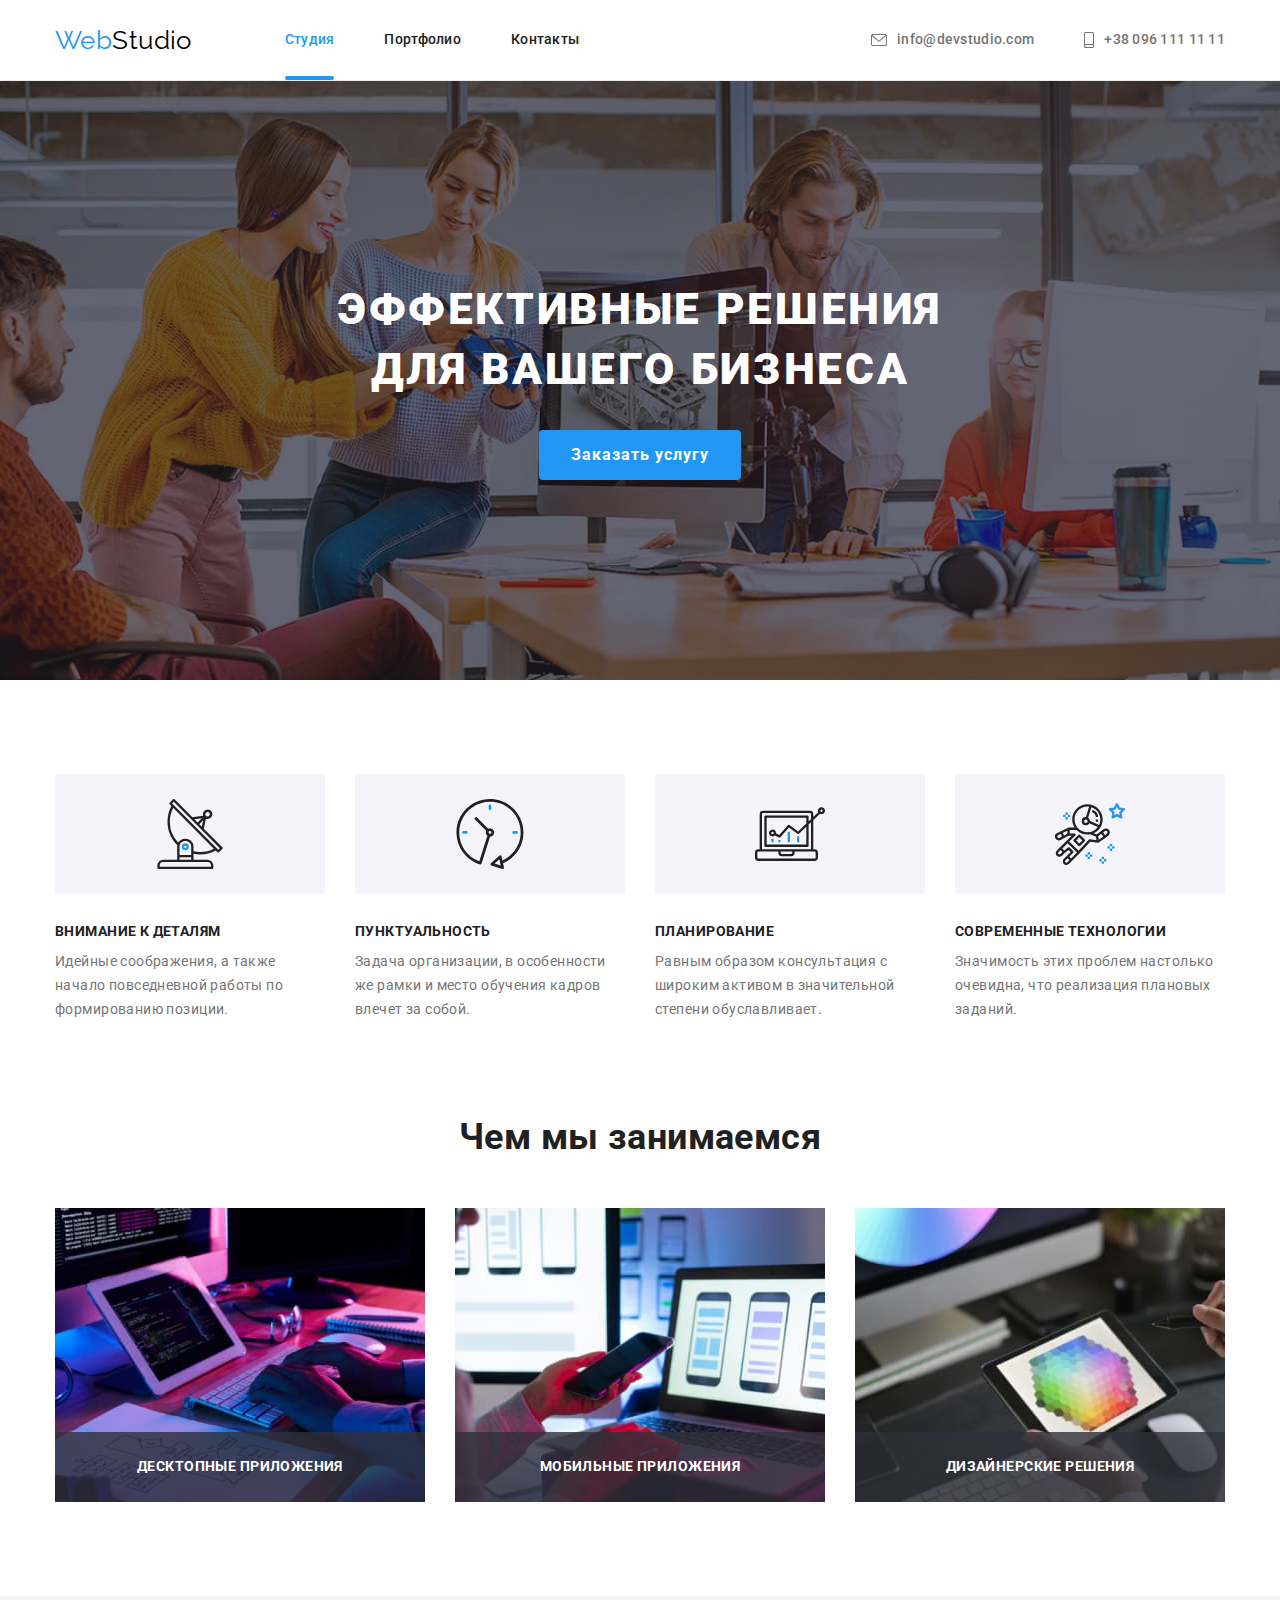
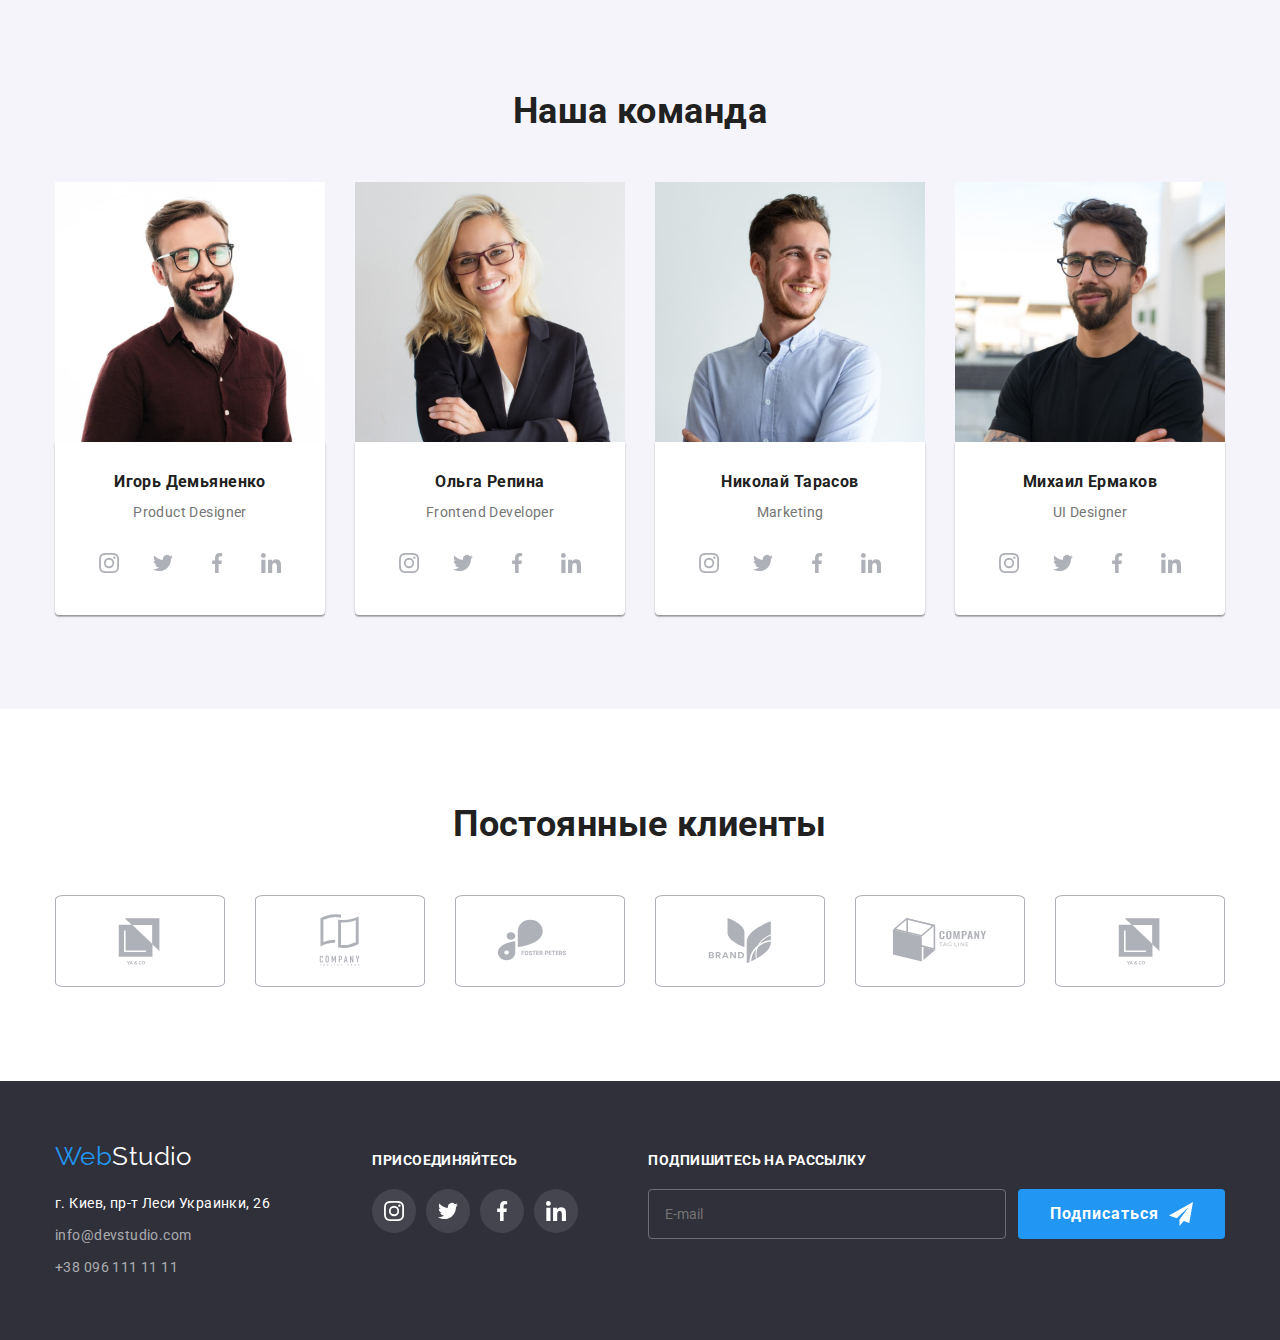
<file: index.html>
<!DOCTYPE html>
<html lang="ru">
  <head>
    <meta charset="UTF-8" />
    <meta http-equiv="X-UA-Compatible" content="IE=edge" />
    <meta name="viewport" content="width=device-width, initial-scale=1.0" />
    <title>Студия</title>
    <link rel="preconnect" href="https://fonts.googleapis.com" />
    <link rel="preconnect" href="https://fonts.gstatic.com" crossorigin />
    <link
      href="https://fonts.googleapis.com/css2?family=Raleway:wght@700&family=Roboto:wght@400;500;700;900&display=swap"
      rel="stylesheet"
    />
    <link
      rel="stylesheet"
      href="https://cdnjs.cloudflare.com/ajax/libs/modern-normalize/1.1.0/modern-normalize.css"
    />
    <link rel="stylesheet" href="./css/main.min.css" />
  </head>
  <body>
    <!-- Шапка сайта -->
    <header class="page-header">
      <div class="container page-header__container">
        <nav class="page-header__nav">
          <a href="./index.html" class="logo-link"
            >Web<span class="page-header__logo-text">Studio</span></a
          >
          <ul class="site-nav">
            <li class="site-nav__item">
              <a href="" class="site-nav__link site-nav__link--current"
                >Студия</a
              >
            </li>
            <li class="site-nav__item">
              <a href="./portfolio.html" class="site-nav__link">Портфолио</a>
            </li>
            <li class="site-nav__item">
              <a href="" class="site-nav__link">Контакты</a>
            </li>
          </ul>
        </nav>
        <ul class="contact-nav">
          <li class="contact-nav__item">
            <a href="mailto:info@devstudio.com" class="contact-nav__link">
              <svg class="contact-nav__icon" width="16" height="12">
                <use href="./images/sprite.svg#icon-envelope"></use>
              </svg>
              info@devstudio.com
            </a>
          </li>
          <li class="contact-nav__item">
            <a href="tel:+380961111111" class="contact-nav__link">
              <svg class="contact-nav__icon" width="10" height="16">
                <use href="./images/sprite.svg#icon-smartphone"></use>
              </svg>
              +38 096 111 11 11</a
            >
          </li>
        </ul>
      </div>
    </header>

    <main>
      <!-- Представление - hero -->
      <section class="hero">
        <div class="hero__overlay">
          <h1 class="hero__title">
            Эффективные решения <br />для вашего бизнеса
          </h1>
          <button type="button" class="button primary" data-modal-open>
            Заказать услугу
          </button>
        </div>
      </section>

      <!-- Особенности - feature -->
      <section class="section">
        <div class="container">
          <h2 class="section__title section__title--hidden">Особенности</h2>
          <ul class="feature">
            <li class="feature__item">
              <div class="feature__icon-box">
                <svg class="feature__icon">
                  <use href="./images/sprite.svg#icon-antenna"></use>
                </svg>
              </div>
              <h3 class="title feature__list-title">Внимание к деталям</h3>
              <p>
                Идейные соображения, а также начало повседневной работы по
                формированию позиции.
              </p>
            </li>
            <li class="feature__item">
              <div class="feature__icon-box">
                <svg class="feature__icon">
                  <use href="./images/sprite.svg#icon-clock"></use>
                </svg>
              </div>
              <h3 class="title feature__list-title">Пунктуальность</h3>
              <p>
                Задача организации, в особенности же рамки и место обучения
                кадров влечет за собой.
              </p>
            </li>
            <li class="feature__item">
              <div class="feature__icon-box">
                <svg class="feature__icon">
                  <use href="./images/sprite.svg#icon-diagram"></use>
                </svg>
              </div>
              <h3 class="title feature__list-title">Планирование</h3>
              <p>
                Равным образом консультация с широким активом в значительной
                степени обуславливает.
              </p>
            </li>
            <li class="feature__item">
              <div class="feature__icon-box">
                <svg class="feature__icon">
                  <use href="./images/sprite.svg#icon-astronaut"></use>
                </svg>
              </div>
              <h3 class="title feature__list-title">Современные технологии</h3>
              <p>
                Значимость этих проблем настолько очевидна, что реализация
                плановых заданий.
              </p>
            </li>
          </ul>
        </div>
      </section>

      <!-- Чем мы занимаемся -->
      <section class="section section-work">
        <div class="container">
          <h2 class="section__title">Чем мы занимаемся</h2>
          <ul class="work">
            <li class="work__item">
              <img
                src="./images/do1.jpg"
                alt="десктопные приложения"
                width="370"
              />
              <div class="work__box">
                <p class="work__text">десктопные приложения</p>
              </div>
            </li>
            <li class="work__item">
              <img
                src="./images/do2.jpg"
                alt="мобильные приложения"
                width="370"
              />
              <div class="work__box">
                <p class="work__text">мобильные приложения</p>
              </div>
            </li>
            <li class="work__item">
              <img
                src="./images/do3.jpg"
                alt="дизайнерские решения"
                width="370"
              />
              <div class="work__box">
                <p class="work__text">дизайнерские решения</p>
              </div>
            </li>
          </ul>
        </div>
      </section>

      <!-- Наша команда -->
      <section class="section section-team">
        <div class="container">
          <h2 class="section__title">Наша команда</h2>
          <ul class="team">
            <li class="team__item">
              <img
                src="./images/team1.jpg"
                alt="фото Игоря Демьяненко"
                width="270"
              />
              <div class="team__box">
                <h3 class="title team__list-title">Игорь Демьяненко</h3>
                <p lang="en">Product Designer</p>
                <ul class="social">
                  <li class="social__item">
                    <a href="/" class="social__link">
                      <svg class="social__icon">
                        <use href="./images/sprite.svg#icon-instagram"></use>
                      </svg>
                    </a>
                  </li>
                  <li class="social__item">
                    <a href="/" class="social__link">
                      <svg class="social__icon">
                        <use href="./images/sprite.svg#icon-twitter"></use>
                      </svg>
                    </a>
                  </li>
                  <li class="social__item">
                    <a href="/" class="social__link">
                      <svg class="social__icon">
                        <use href="./images/sprite.svg#icon-facebook"></use>
                      </svg>
                    </a>
                  </li>
                  <li class="social__item">
                    <a href="/" class="social__link">
                      <svg class="social__icon">
                        <use href="./images/sprite.svg#icon-linkedin"></use>
                      </svg>
                    </a>
                  </li>
                </ul>
              </div>
            </li>
            <li class="team__item">
              <img
                src="./images/team2.jpg"
                alt="фото Ольги Репиной"
                width="270"
              />
              <div class="team__box">
                <h3 class="title team__list-title">Ольга Репина</h3>
                <p lang="en">Frontend Developer</p>
                <ul class="social">
                  <li class="social__item">
                    <a href="/" class="social__link">
                      <svg class="social__icon">
                        <use href="./images/sprite.svg#icon-instagram"></use>
                      </svg>
                    </a>
                  </li>
                  <li class="social__item">
                    <a href="/" class="social__link">
                      <svg class="social__icon">
                        <use href="./images/sprite.svg#icon-twitter"></use>
                      </svg>
                    </a>
                  </li>
                  <li class="social__item">
                    <a href="/" class="social__link">
                      <svg class="social__icon">
                        <use href="./images/sprite.svg#icon-facebook"></use>
                      </svg>
                    </a>
                  </li>
                  <li class="social__item">
                    <a href="/" class="social__link">
                      <svg class="social__icon">
                        <use href="./images/sprite.svg#icon-linkedin"></use>
                      </svg>
                    </a>
                  </li>
                </ul>
              </div>
            </li>
            <li class="team__item">
              <img
                src="./images/team3.jpg"
                alt="фото Николая Тарасова"
                width="270"
              />
              <div class="team__box">
                <h3 class="title team__list-title">Николай Тарасов</h3>
                <p lang="en">Marketing</p>
                <ul class="social">
                  <li class="social__item">
                    <a href="/" class="social__link">
                      <svg class="social__icon">
                        <use href="./images/sprite.svg#icon-instagram"></use>
                      </svg>
                    </a>
                  </li>
                  <li class="social__item">
                    <a href="/" class="social__link">
                      <svg class="social__icon">
                        <use href="./images/sprite.svg#icon-twitter"></use>
                      </svg>
                    </a>
                  </li>
                  <li class="social__item">
                    <a href="/" class="social__link">
                      <svg class="social__icon">
                        <use href="./images/sprite.svg#icon-facebook"></use>
                      </svg>
                    </a>
                  </li>
                  <li class="social__item">
                    <a href="/" class="social__link">
                      <svg class="social__icon">
                        <use href="./images/sprite.svg#icon-linkedin"></use>
                      </svg>
                    </a>
                  </li>
                </ul>
              </div>
            </li>
            <li class="team__item">
              <img
                src="./images/team4.jpg"
                alt="фото Михаила Ермакова"
                width="270"
              />
              <div class="team__box">
                <h3 class="title team__list-title">Михаил Ермаков</h3>
                <p lang="en">UI Designer</p>
                <ul class="social">
                  <li class="social__item">
                    <a href="/" class="social__link">
                      <svg class="social__icon">
                        <use href="./images/sprite.svg#icon-instagram"></use>
                      </svg>
                    </a>
                  </li>
                  <li class="social__item">
                    <a href="/" class="social__link">
                      <svg class="social__icon">
                        <use href="./images/sprite.svg#icon-twitter"></use>
                      </svg>
                    </a>
                  </li>
                  <li class="social__item">
                    <a href="/" class="social__link">
                      <svg class="social__icon">
                        <use href="./images/sprite.svg#icon-facebook"></use>
                      </svg>
                    </a>
                  </li>
                  <li class="social__item">
                    <a href="/" class="social__link">
                      <svg class="social__icon">
                        <use href="./images/sprite.svg#icon-linkedin"></use>
                      </svg>
                    </a>
                  </li>
                </ul>
              </div>
            </li>
          </ul>
        </div>
      </section>

      <!-- Постоянные клиенты -->
      <section class="section">
        <div class="container">
          <h2 class="section__title">Постоянные клиенты</h2>
          <ul class="client">
            <li class="client__item">
              <a href="/" class="client__link">
                <svg class="client__icon">
                  <use href="./images/sprite.svg#icon-logo1"></use>
                </svg>
              </a>
            </li>
            <li class="client__item">
              <a href="/" class="client__link">
                <svg class="client__icon">
                  <use href="./images/sprite.svg#icon-logo2"></use>
                </svg>
              </a>
            </li>
            <li class="client__item">
              <a href="/" class="client__link">
                <svg class="client__icon">
                  <use href="./images/sprite.svg#icon-logo3"></use>
                </svg>
              </a>
            </li>
            <li class="client__item">
              <a href="/" class="client__link">
                <svg class="client__icon">
                  <use href="./images/sprite.svg#icon-logo4"></use>
                </svg>
              </a>
            </li>
            <li class="client__item">
              <a href="/" class="client__link">
                <svg class="client__icon">
                  <use href="./images/sprite.svg#icon-logo5"></use>
                </svg>
              </a>
            </li>
            <li class="client__item">
              <a href="/" class="client__link">
                <svg class="client__icon">
                  <use href="./images/sprite.svg#icon-logo6"></use>
                </svg>
              </a>
            </li>
          </ul>
        </div>
      </section>
    </main>

    <!-- Модальное окно -->
    <div class="backdrop is-hidden" data-modal>
      <div class="backdrop__box">
        <b class="modal-form__box-text"
          >Оставьте свои данные, мы вам перезвоним</b
        >
        <form action="" class="modal-form">
          <div class="modal-form__form-field">
            <label for="user-name" class="modal-form__label">Имя</label>
            <div class="modal-form__box-input">
              <input
                type="text"
                name="user-name"
                id="user-name"
                class="modal-form__input"
              />
              <svg class="modal-form__icon">
                <use href="./images/sprite.svg#icon-person"></use>
              </svg>
            </div>
          </div>

          <div class="modal-form__form-field">
            <label for="user-tel" class="modal-form__label">Телефон</label>
            <div class="modal-form__box-input">
              <input
                type="tel"
                name="user-tel"
                id="user-tel"
                class="modal-form__input"
              />
              <svg class="modal-form__icon">
                <use href="./images/sprite.svg#icon-phone"></use>
              </svg>
            </div>
          </div>

          <div class="modal-form__form-field">
            <label for="user-mail" class="modal-form__label">Почта</label>
            <div class="modal-form__box-input">
              <input
                type="email"
                name="user-mail"
                id="user-mail"
                class="modal-form__input"
              />
              <svg class="modal-form__icon">
                <use href="./images/sprite.svg#icon-email"></use>
              </svg>
            </div>
          </div>

          <div class="modal-form__form-field modal-form__form-field-forth">
            <label for="comment" class="modal-form__label">Комментарий</label>
            <textarea
              name="comment"
              id="comment"
              rows="10"
              placeholder="Введите текст"
              class="modal-form__input modal-form__textarea"
            ></textarea>
          </div>

          <div class="modal-form__field-policy">
            <input
              class="modal-form__checkbox"
              type="checkbox"
              name="policy"
              id="policy"
            />
            <span class="modal-form__icon-checkbox"></span>
            <label class="modal-form__label-checkbox" for="policy">
              Соглашаюсь с рассылкой и принимаю
              <a href="" class="modal-form__link-contract">Условия договора</a>
            </label>
          </div>

          <div class="modal-form__field-btn">
            <button type="submit" class="button primary">Отправить</button>
          </div>
        </form>

        <button class="button modal__btn-close" data-modal-close>
          <svg class="modal__btn-close-icon">
            <use href="./images/sprite.svg#icon-close-black-18dp-2-1"></use>
          </svg>
        </button>
      </div>
    </div>

    <!-- подвал -->
    <footer class="page-footer">
      <div class="container page-footer__container">
        <div class="page-footer__container-logo">
          <a href="/" class="logo-link page-footer__logo-link"
            >Web<span class="page-footer__logo-text">Studio</span></a
          >
          <address class="page-footer__adress">
            <ul class="page-footer__adress-list">
              <li class="page-footer__adress-item">
                <a href="" class="page-footer__adress-link"
                  >г. Киев, пр-т Леси Украинки, 26</a
                >
              </li>
              <li class="page-footer__adress-item">
                <a
                  href="mailto:info@devstudio.com"
                  class="page-footer__mail-tel"
                  >info@devstudio.com</a
                >
              </li>
              <li class="page-footer__adress-item">
                <a href="tel:+380961111111" class="page-footer__mail-tel"
                  >+38 096 111 11 11</a
                >
              </li>
            </ul>
          </address>
        </div>

        <div class="page-footer__container-icon">
          <p>присоединяйтесь</p>
          <ul class="page-footer__icon-list">
            <li class="page-footer__icon-item">
              <a href="/" class="page-footer__icon-link">
                <svg class="page-footer__icon">
                  <use href="./images/sprite.svg#icon-instagram"></use>
                </svg>
              </a>
            </li>
            <li class="page-footer__icon-item">
              <a href="/" class="page-footer__icon-link">
                <svg class="page-footer__icon">
                  <use href="./images/sprite.svg#icon-twitter"></use>
                </svg>
              </a>
            </li>
            <li class="page-footer__icon-item">
              <a href="/" class="page-footer__icon-link">
                <svg class="page-footer__icon">
                  <use href="./images/sprite.svg#icon-facebook"></use>
                </svg>
              </a>
            </li>
            <li class="page-footer__icon-item">
              <a href="/" class="page-footer__icon-link">
                <svg class="page-footer__icon">
                  <use href="./images/sprite.svg#icon-linkedin"></use>
                </svg>
              </a>
            </li>
          </ul>
        </div>

        <div class="page-footer__container-icon">
          <p>подпишитесь на рассылку</p>
          <div class="page-footer__subscribe-container">
            <form class="page-footer__form" action="">
              <!-- <label for="subscribe">E-mail</label> -->
              <input
                class="page-footer__input"
                type="text"
                name="user-mail"
                id="subscribe"
                placeholder="E-mail"
              />
              <button
                type="submit"
                class="button primary page-footer__subscribe-btn"
              >
                Подписаться
                <svg class="page-footer__subscribe-icon">
                  <use href="./images/sprite.svg#icon-icon-send"></use>
                </svg>
              </button>
            </form>
          </div>
        </div>
      </div>
    </footer>
    <script src="./js/modal.js"></script>
  </body>
</html>
</file>
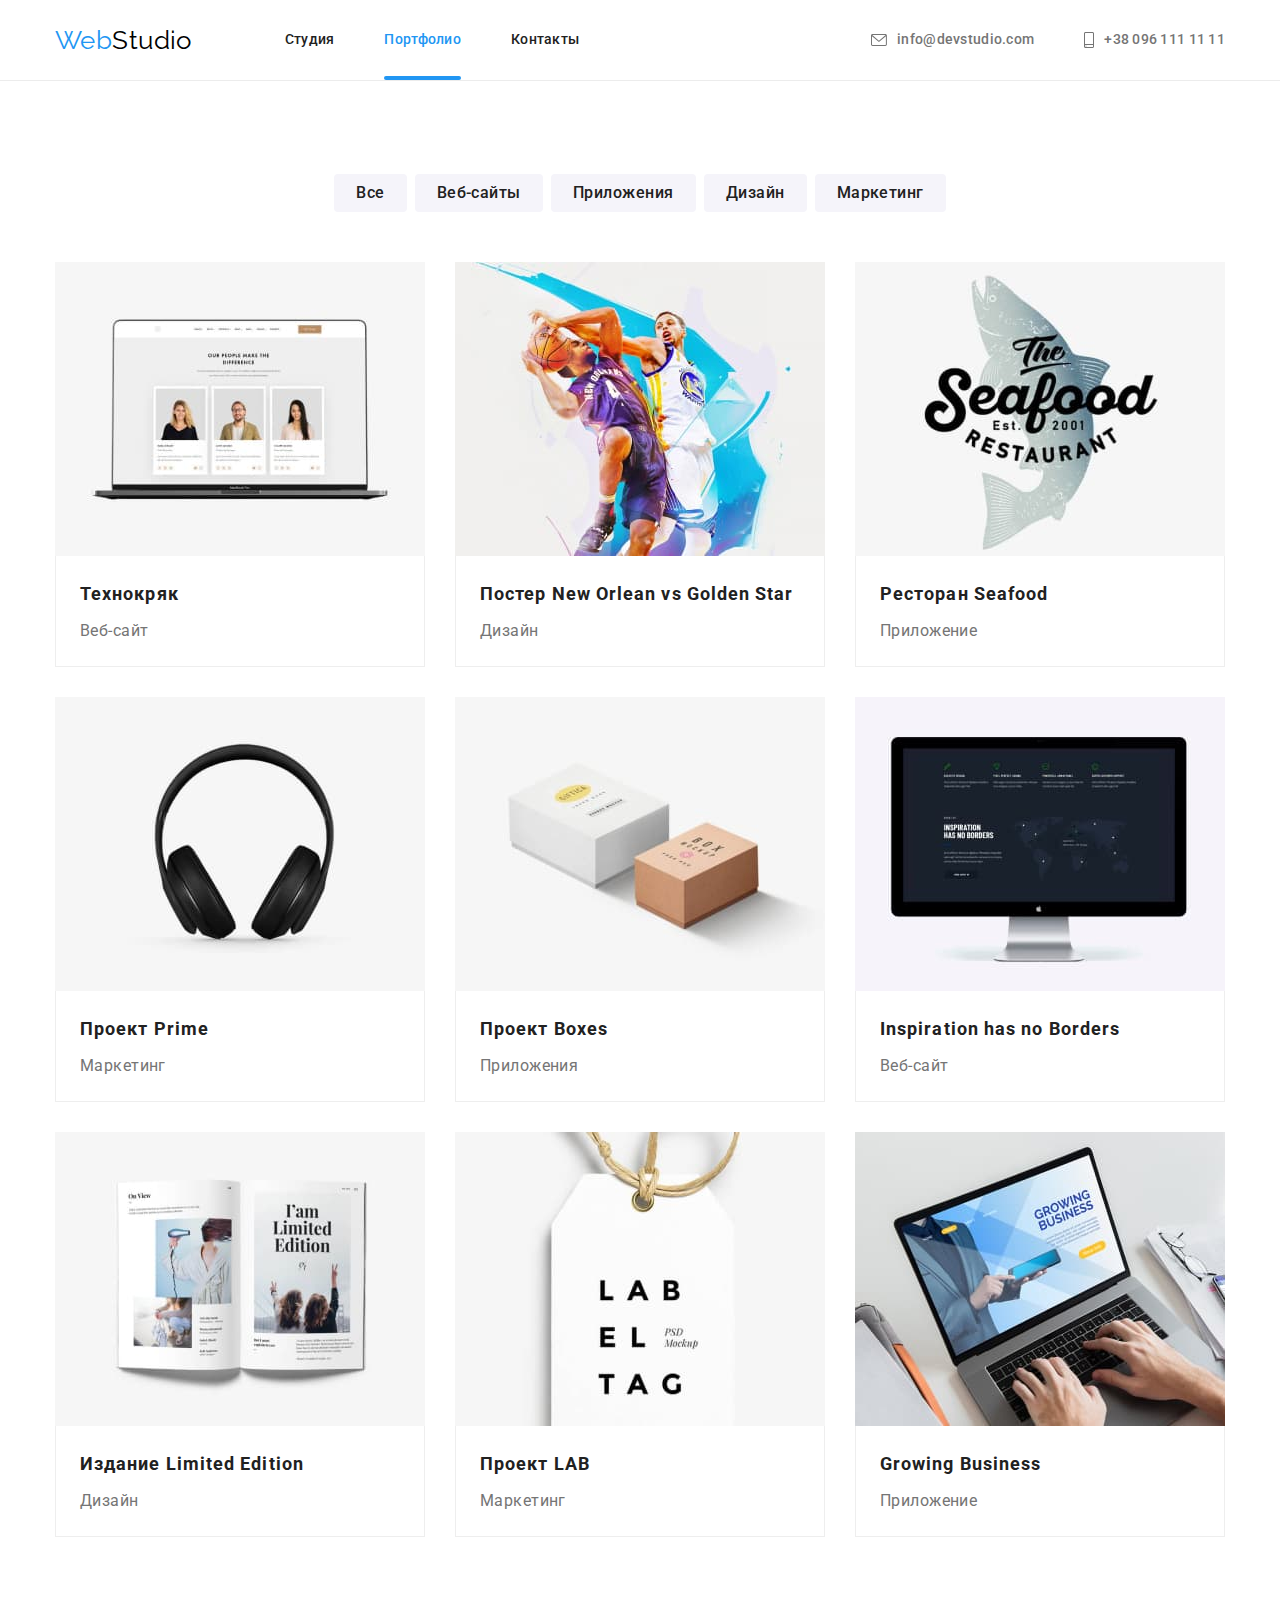
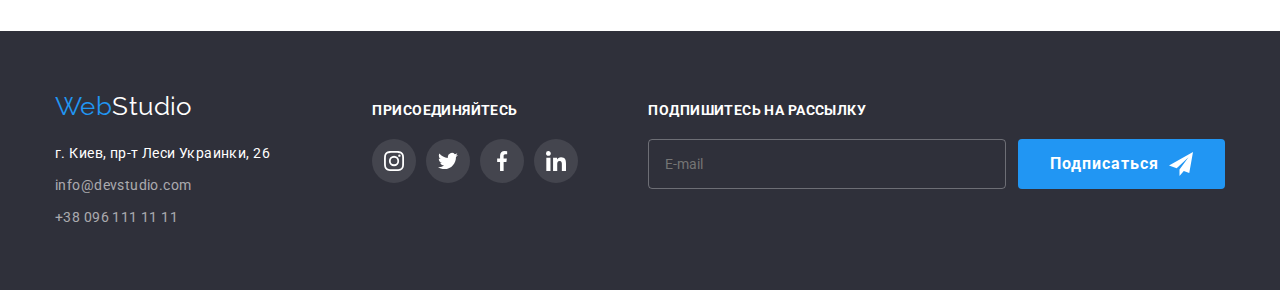
<file: portfolio.html>
<!DOCTYPE html>
<html lang="ru">
  <head>
    <meta charset="UTF-8" />
    <meta http-equiv="X-UA-Compatible" content="IE=edge" />
    <meta name="viewport" content="width=device-width, initial-scale=1.0" />
    <title>Портфолио</title>
    <link rel="preconnect" href="https://fonts.googleapis.com" />
    <link rel="preconnect" href="https://fonts.gstatic.com" crossorigin />
    <link
      href="https://fonts.googleapis.com/css2?family=Raleway:wght@700&family=Roboto:wght@400;500;700;900&display=swap"
      rel="stylesheet"
    />
    <link
      rel="stylesheet"
      href="https://cdnjs.cloudflare.com/ajax/libs/modern-normalize/1.1.0/modern-normalize.css"
    />
    <link rel="stylesheet" href="./css/main.min.css" />
  </head>
  <body>
    <!-- Шапка сайта -->
    <header class="page-header">
      <div class="container page-header__container">
        <nav class="page-header__nav">
          <a href="./index.html" class="logo-link"
            >Web<span class="page-header__logo-text">Studio</span></a
          >
          <ul class="site-nav">
            <li class="site-nav__item">
              <a href="./index.html" class="site-nav__link">Студия</a>
            </li>
            <li class="site-nav__item">
              <a href="" class="site-nav__link site-nav__link--current"
                >Портфолио</a
              >
            </li>
            <li class="site-nav__item">
              <a href="" class="site-nav__link">Контакты</a>
            </li>
          </ul>
        </nav>
        <ul class="contact-nav">
          <li class="contact-nav__item">
            <a href="mailto:info@devstudio.com" class="contact-nav__link">
              <svg class="contact-nav__icon" width="16" height="12">
                <use href="./images/sprite.svg#icon-envelope"></use>
              </svg>
              info@devstudio.com
            </a>
          </li>
          <li class="contact-nav__item">
            <a href="tel:+380961111111" class="contact-nav__link">
              <svg class="contact-nav__icon" width="10" height="16">
                <use href="./images/sprite.svg#icon-smartphone"></use>
              </svg>
              +38 096 111 11 11</a
            >
          </li>
        </ul>
      </div>
    </header>

    <main>
      <section class="section">
        <div class="container">
          <h1 class="section__title--hidden">
            Примеры проектов веб-студии
          </h1>
          <ul class="filter">
            <li class="filter__item">
              <button type="button" class="button secondary">Все</button>
            </li>
            <li class="filter__item">
              <button type="button" class="button secondary">Веб-сайты</button>
            </li>
            <li class="filter__item">
              <button type="button" class="button secondary">Приложения</button>
            </li>
            <li class="filter__item">
              <button type="button" class="button secondary">Дизайн</button>
            </li>
            <li class="filter__item">
              <button type="button" class="button secondary">Маркетинг</button>
            </li>
          </ul>

          <ul class="examples">
            <li class="examples__item">
              <a href="/" class="examples__link">
                <div class="examples__overlay-box">
                  <img
                    src="./images/tehnokrak.jpg"
                    alt="фото первой страницы сайта"
                    width="370"
                  />
                  <p class="examples__overlay-text">
                    Технокряк это современная площадка распространения
                    коронавируса. Компании используют эту платформу для
                    цифрового шпионажа и атак на защищённые сервера конкурентов.
                  </p>
                </div>
                <div class="examples__box">
                  <h2 class="examples__title">Технокряк</h2>
                  <p class="examples__text">Веб-сайт</p>
                </div>
              </a>
            </li>

            <li class="examples__item">
              <a href="/" class="examples__link">
                <div class="examples__overlay-box">
                  <img
                    src="./images/poster.jpg"
                    alt="фото двух баскетболистов"
                    width="370"
                  />
                  <p class="examples__overlay-text">
                    Технокряк это современная площадка распространения
                    коронавируса. Компании используют эту платформу для
                    цифрового шпионажа и атак на защищённые сервера конкурентов.
                  </p>
                </div>
                <div class="examples__box">
                  <h2 class="examples__title">
                    Постер <span lang="en">New Orlean vs Golden Star</span>
                  </h2>
                  <p class="examples__text">Дизайн</p>
                </div>
              </a>
            </li>

            <li class="examples__item">
              <a href="/" class="examples__link">
                <div class="examples__overlay-box">
                  <img
                    src="./images/restoran.jpg"
                    alt="фото логотипа ресторана"
                    width="370"
                  />
                  <p class="examples__overlay-text">
                    Технокряк это современная площадка распространения
                    коронавируса. Компании используют эту платформу для
                    цифрового шпионажа и атак на защищённые сервера конкурентов.
                  </p>
                </div>
                <div class="examples__box">
                  <h2 class="examples__title">Ресторан Seafood</h2>
                  <p class="examples__text">Приложение</p>
                </div>
              </a>
            </li>

            <li class="examples__item">
              <a href="/" class="examples__link">
                <div class="examples__overlay-box">
                  <img
                    src="./images/pr-prime.jpg"
                    alt="фото наушников"
                    width="370"
                  />
                  <p class="examples__overlay-text">
                    Технокряк это современная площадка распространения
                    коронавируса. Компании используют эту платформу для
                    цифрового шпионажа и атак на защищённые сервера конкурентов.
                  </p>
                </div>

                <div class="examples__box">
                  <h2 class="examples__title">
                    Проект <span lang="en">Prime</span>
                  </h2>
                  <p class="examples__text">Маркетинг</p>
                </div>
              </a>
            </li>

            <li class="examples__item">
              <a href="/" class="examples__link">
                <div class="examples__overlay-box">
                  <img
                    src="./images/pr-boxes.jpg"
                    alt="фото двух коробок"
                    width="370"
                  />
                  <p class="examples__overlay-text">
                    Технокряк это современная площадка распространения
                    коронавируса. Компании используют эту платформу для
                    цифрового шпионажа и атак на защищённые сервера конкурентов.
                  </p>
                </div>
                <div class="examples__box">
                  <h2 class="examples__title">Проект Boxes</h2>
                  <p class="examples__text">Приложения</p>
                </div>
              </a>
            </li>

            <li class="examples__item">
              <a href="/" class="examples__link">
                <div class="examples__overlay-box">
                  <img
                    src="./images/inspiration.jpg"
                    alt="фото монитора"
                    width="370"
                  />
                  <p class="examples__overlay-text">
                    Технокряк это современная площадка распространения
                    коронавируса. Компании используют эту платформу для
                    цифрового шпионажа и атак на защищённые сервера конкурентов.
                  </p>
                </div>
                <div class="examples__box">
                  <h2 class="examples__title">Inspiration has no Borders</h2>
                  <p class="examples__text">Веб-сайт</p>
                </div>
              </a>
            </li>

            <li class="examples__item">
              <a href="/" class="examples__link">
                <div class="examples__overlay-box">
                  <img
                    src="./images/magazin.jpg"
                    alt="фото раскрытой книги"
                    width="370"
                  />
                  <p class="examples__overlay-text">
                    Технокряк это современная площадка распространения
                    коронавируса. Компании используют эту платформу для
                    цифрового шпионажа и атак на защищённые сервера конкурентов.
                  </p>
                </div>
                <div class="examples__box">
                  <h2 class="examples__title">Издание Limited Edition</h2>
                  <p class="examples__text">Дизайн</p>
                </div>
              </a>
            </li>

            <li class="examples__item">
              <a href="/" class="examples__link">
                <div class="examples__overlay-box">
                  <img
                    src="./images/pr-lab.jpg"
                    alt="фото логотипа"
                    width="370"
                  />
                  <p class="examples__overlay-text">
                    Технокряк это современная площадка распространения
                    коронавируса. Компании используют эту платформу для
                    цифрового шпионажа и атак на защищённые сервера конкурентов.
                  </p>
                </div>
                <div class="examples__box">
                  <h2 class="examples__title">Проект LAB</h2>
                  <p class="examples__text">Маркетинг</p>
                </div>
              </a>
            </li>

            <li class="examples__item">
              <a href="/" class="examples__link">
                <div class="examples__overlay-box">
                  <img
                    src="./images/growing.jpg"
                    alt="фото laptop"
                    width="370"
                  />
                  <p class="examples__overlay-text">
                    Технокряк это современная площадка распространения
                    коронавируса. Компании используют эту платформу для
                    цифрового шпионажа и атак на защищённые сервера конкурентов.
                  </p>
                </div>
                <div class="examples__box">
                  <h2 class="examples__title">Growing Business</h2>
                  <p class="examples__text">Приложение</p>
                </div>
              </a>
            </li>
          </ul>
        </div>
      </section>
    </main>

    <!-- подвал -->
    <footer class="page-footer">
      <div class="container page-footer__container">
        <div class="page-footer__container-logo">
          <a href="/" class="logo-link page-footer__logo-link"
            >Web<span class="page-footer__logo-text">Studio</span></a
          >
          <address class="page-footer__adress">
            <ul class="page-footer__adress-list">
              <li class="page-footer__adress-item">
                <a href="" class="page-footer__adress-link"
                  >г. Киев, пр-т Леси Украинки, 26</a
                >
              </li>
              <li class="page-footer__adress-item">
                <a
                  href="mailto:info@devstudio.com"
                  class="page-footer__mail-tel"
                  >info@devstudio.com</a
                >
              </li>
              <li class="page-footer__adress-item">
                <a href="tel:+380961111111" class="page-footer__mail-tel"
                  >+38 096 111 11 11</a
                >
              </li>
            </ul>
          </address>
        </div>

        <div class="page-footer__container-icon">
          <p>присоединяйтесь</p>
          <ul class="page-footer__icon-list">
            <li class="page-footer__icon-item">
              <a href="/" class="page-footer__icon-link">
                <svg class="page-footer__icon">
                  <use href="./images/sprite.svg#icon-instagram"></use>
                </svg>
              </a>
            </li>
            <li class="page-footer__icon-item">
              <a href="/" class="page-footer__icon-link">
                <svg class="page-footer__icon">
                  <use href="./images/sprite.svg#icon-twitter"></use>
                </svg>
              </a>
            </li>
            <li class="page-footer__icon-item">
              <a href="/" class="page-footer__icon-link">
                <svg class="page-footer__icon">
                  <use href="./images/sprite.svg#icon-facebook"></use>
                </svg>
              </a>
            </li>
            <li class="page-footer__icon-item">
              <a href="/" class="page-footer__icon-link">
                <svg class="page-footer__icon">
                  <use href="./images/sprite.svg#icon-linkedin"></use>
                </svg>
              </a>
            </li>
          </ul>
        </div>

        <div class="page-footer__container-icon">
          <p>подпишитесь на рассылку</p>
          <div class="page-footer__subscribe-container">
            <form class="page-footer__form" action="">
              <!-- <label for="subscribe">E-mail</label> -->
              <input
                class="page-footer__input"
                type="text"
                name="user-mail"
                id="subscribe"
                placeholder="E-mail"
              />
              <button
                type="submit"
                class="button primary page-footer__subscribe-btn"
              >
                Подписаться
                <svg class="modal-icon page-footer__subscribe-icon">
                  <use href="./images/sprite.svg#icon-icon-send"></use>
                </svg>
              </button>
            </form>
          </div>
        </div>
      </div>
    </footer>
  </body>
</html>
</file>
<file: css/main.min.css>
:root{--primery-text-color: #757575;--title-text-color: #212121;--acсent-text-color: #2196f3;--white-text-color: #ffffff;--contact-text-color: rgba(255, 255, 255, 0.6);--primary-background-color: #2196f3;--acсent-background-color: #188ce8;--secondary-background-color: #f5f4fa;--section-background-color: #2f303a;--border-color: #eeeeee}.section__title--hidden{position:absolute;width:1px;height:1px;margin:-1px;border:0;padding:0;white-space:nowrap;clip-path:inset(100%);clip:rect(0 0 0 0);overflow:hidden}body{padding-top:80px;background-color:var(--white-text-color);color:var(--primery-text-color);font-family:Roboto, sans-serif;font-size:14px;line-height:1.71;letter-spacing:0.03em}a{text-decoration:none}h1,h2,h3,ul,p{margin:0;padding:0}ul{list-style:none}img{display:block;max-width:100%;height:auto}.title{color:var(--title-text-color)}.section{padding-top:94px;padding-bottom:94px}.section__title{margin-bottom:50px;color:var(--title-text-color);font-weight:700;font-size:36px;line-height:1.17;text-align:center}.container{width:1200px;padding-left:15px;padding-right:15px;margin-left:auto;margin-right:auto}.button{border-radius:4px;color:var(--title-text-color);font-family:inherit;cursor:pointer;border:none;font-family:Roboto, sans-serif;font-weight:500;font-size:16px}.button.primary{min-width:200px;min-height:50px;padding:10px 32px;color:var(--white-text-color);background-color:var(--primary-background-color);font-weight:700;line-height:1.88;letter-spacing:0.06em;transition:background-color 250ms cubic-bezier(0.4, 0, 0.2, 1),box-shadow 250ms cubic-bezier(0.4, 0, 0.2, 1)}.button.primary:hover,.button.primary:focus{background-color:var(--acсent-background-color);box-shadow:0px 4px 4px rgba(0,0,0,0.15)}.button.secondary{padding:6px 22px;background-color:var(--secondary-background-color);line-height:1.63;letter-spacing:0.03em;transition:background-color 250ms cubic-bezier(0.4, 0, 0.2, 1),color 250ms cubic-bezier(0.4, 0, 0.2, 1),box-shadow 250ms cubic-bezier(0.4, 0, 0.2, 1)}.button.secondary:hover,.button.secondary:focus{box-shadow:0px 3px 1px rgba(0,0,0,0.1),0px 1px 2px rgba(0,0,0,0.08),0px 2px 2px rgba(0,0,0,0.12);color:var(--white-text-color);background-color:var(--primary-background-color)}.logo-link{color:var(--acсent-text-color);font-family:Raleway, arial;font-size:26px;line-height:1.19}.page-header__logo-text{color:black}.page-footer__container-logo{flex-grow:1}.page-footer__logo-link{display:block;margin-bottom:20px}.page-footer__logo-text{color:#ffffff}.backdrop{position:fixed;background-color:rgba(0,0,0,0.2);top:0;left:0;width:100%;height:100%;opacity:1;transition:opacity 250ms cubic-bezier(0.4, 0, 0.2, 1)}.backdrop.is-hidden{opacity:0;pointer-events:none}.backdrop__box{position:absolute;top:50%;left:50%;padding:40px;min-width:528px;min-height:581px;background-color:var(--white-text-color);transform:translate(-50%, -50%) scale(1);transition:transorm 250ms cubic-bezier(0.4, 0, 0.2, 1)}.backdrop.is-hidden .backdrop__box{transform:translate(-50%, -50%) scale(0.9)}.modal__btn-close{position:absolute;top:0;right:0;transform:translate(-8px, 8px);display:flex;align-items:center;justify-content:center;width:30px;height:30px;padding:0;background-color:var(--white-text-color);border:4px solid rgba(0,0,0,0.1);border-radius:50%}.modal__btn-close-icon{align-items:baseline;width:18px;height:18px}.modal-form__box-text{display:block;margin-bottom:12px;font-weight:500;font-size:20px;line-height:1.15;letter-spacing:0.03em;color:var(--title-text-color);text-align:center}.modal-form{width:448px;margin-left:auto;margin-right:auto}.modal-form__form-field{display:flex;flex-direction:column;margin-bottom:10px}.modal-form__form-field-forth{margin-bottom:0}.modal-form__label{margin-bottom:4px;font-size:12px;line-height:1.17;letter-spacing:0.01em}.modal-form__box-input{position:relative}.modal-form__input{width:448px;height:40px;padding-left:30px;border:1px solid rgba(33,33,33,0.2);border-radius:4px}.modal-form__input:focus{border:1px solid #2196f3;outline:none;border-radius:4px;cursor:pointer}.modal-form__icon{pointer-events:none;position:absolute;top:50%;left:12px;display:inline-block;width:18px;height:18px;transform:translateY(-50%);transition:fill 250ms cubic-bezier(0.4, 0, 0.2, 1)}.modal-form__input:focus ~ .modal-form__icon{fill:var(--primary-background-color)}.modal-form__textarea{padding:12px 16px;height:120px;resize:none}.modal-form__textarea::placeholder{color:rgba(117,117,117,0.5)}.modal-form__field-policy{display:flex;align-items:center;justify-content:center;margin-bottom:30px;margin-top:20px}.modal-form__link-contract{text-decoration-line:underline;color:var(--acсent-text-color)}.modal-form__checkbox{position:absolute;appearance:none;-webkit-appearance:none}.modal-form__label-checkbox{display:block}.modal-form__icon-checkbox{display:block;width:16px;height:15px;margin-right:10px;border:2px solid #212121;border-radius:2px}.modal-form__checkbox:checked+.modal-form__icon-checkbox{background-color:var(--acсent-background-color);border-color:var(--acсent-background-color);background-image:url(../images/check-icon.svg);background-size:contain;background-origin:border-box}.modal-form__field-btn{display:flex;align-items:center;justify-content:center}.page-header{position:fixed;width:100%;top:0;left:0;background-color:var(--white-text-color);border-bottom:1px solid #ececec;z-index:1}.page-header__container{display:flex;align-items:center}.page-header__nav{display:flex;align-items:center}.site-nav{display:flex;margin-left:93px}.site-nav__item:not(:last-child){margin-right:50px}.site-nav__link{display:block;padding-top:32px;padding-bottom:32px;color:var(--title-text-color);font-weight:500;font-size:14px;line-height:1.14;letter-spacing:0.02em;transition:color 250ms cubic-bezier(0.4, 0, 0.2, 1)}.site-nav__link:focus,.site-nav__link:hover{color:var(--acсent-text-color)}.site-nav__link--current{color:var(--acсent-text-color)}.contact-nav{display:flex;margin-left:auto}.contact-nav__link{display:flex;align-items:center;color:var(--primery-text-color);font-weight:500;font-size:14px;line-height:1.14;letter-spacing:0.02em;transition:color 250ms cubic-bezier(0.4, 0, 0.2, 1)}.contact-nav__link:hover,.contact-nav__link:focus{color:var(--acсent-text-color)}.contact-nav__item{display:flex;align-items:center}.contact-nav__item:not(:last-child){margin-right:50px}.contact-nav__icon{margin-right:10px;fill:currentColor}.site-nav__link--current{position:relative}.site-nav__link--current::after{position:absolute;display:inline-block;content:'';width:100%;height:4px;bottom:0;left:0;background-color:var(--primary-background-color);border-radius:2px}.hero{text-align:center;background-color:var(--section-background-color)}.hero__title{margin-bottom:30px;color:var(--white-text-color);font-weight:900;font-size:44px;line-height:1.36;letter-spacing:0.06em;text-transform:uppercase}.hero__overlay{max-width:1600px;margin-left:auto;margin-right:auto;padding-top:200px;padding-bottom:200px;background-image:linear-gradient(rgba(47,48,58,0.4), rgba(47,48,58,0.4)),url(../images/fon-min.jpg);background-repeat:no-repeat;background-size:cover;background-position:center}.feature{display:flex}.feature__item{width:calc((100%-90px) / 4);margin-right:30px}.feature__item:nth-child(4n){margin-right:0}.feature__icon-box{display:flex;align-items:center;justify-content:center;margin-bottom:30px;width:270px;height:120px;background:#f5f4fa;border-radius:4px}.feature__icon{width:70px;height:70px}.feature__list-title{margin-bottom:10px;font-size:14px;line-height:1.14;text-transform:uppercase}.section-work{padding-top:0}.work{display:flex}.work__item{position:relative;margin-right:30px}.work__item:last-child{margin-right:0}.work__box{display:flex;align-items:center;justify-content:center;position:absolute;bottom:0;left:0;width:100%;height:70px;background:rgba(47,48,58,0.8)}.work__text{color:var(--white-text-color);font-weight:700;line-height:1.14;text-transform:uppercase}.section-team{background-color:var(--secondary-background-color)}.team{display:flex}.team__item{margin-right:30px}.team__item:last-child{margin-right:0}.team__box{padding-top:30px;padding-bottom:30px;text-align:center;background-color:#fff;box-shadow:0px 1px 3px rgba(0,0,0,0.12),0px 1px 1px rgba(0,0,0,0.14),0px 2px 1px rgba(0,0,0,0.2);border-radius:0px 0px 4px 4px}.team__list-title{margin-bottom:10px;font-size:16px;line-height:1.19}.social{display:flex;justify-content:center;margin-top:16px}.social__item{width:44px;height:44px;margin-right:10px}.social__item:last-child{margin-right:0}.social__link{display:flex;align-items:center;justify-content:center;width:100%;height:100%;border-radius:50%;transition:background-color 250ms cubic-bezier(0.4, 0, 0.2, 1)}.social__link:hover,.social__link:focus{background-color:var(--primary-background-color)}.social__icon{width:20px;height:20px;fill:#afb1b8;transition:fill 250ms cubic-bezier(0.4, 0, 0.2, 1)}.social__link:hover .social__icon,.social__link:focus .social__icon{fill:#ffffff}.client{display:flex}.client__item{width:170px;height:92px;margin-right:30px}.client__item:last-child{margin-right:0}.client__link{display:flex;align-items:center;justify-content:center;width:100%;height:100%;border:1px solid #afb1b8;border-radius:5%;transition:border 250ms cubic-bezier(0.4, 0, 0.2, 1)}.client__link:hover,.client__link:focus{border:1px solid var(--acсent-text-color)}.client__icon{width:106px;height:60px;fill:#afb1b8;transition:fill 250ms cubic-bezier(0.4, 0, 0.2, 1)}.client__link:hover .client__icon,.client__link:focus .client__icon{fill:var(--acсent-text-color)}.page-footer{background-color:var(--section-background-color);padding-top:60px;padding-bottom:60px}.page-footer__container{display:flex;align-items:baseline}.page-footer__adress{font-style:normal}.page-footer__adress-item{margin-bottom:8px}.page-footer__adress-item:last-child{margin-bottom:0}.page-footer__adress-link{color:var(--white-text-color);transition:color 250ms cubic-bezier(0.4, 0, 0.2, 1)}.page-footer__adress-link:hover,.page-footer__adress-link:focus{color:var(--acсent-text-color)}.page-footer__mail-tel{color:var(--contact-text-color);transition:color 250ms cubic-bezier(0.4, 0, 0.2, 1)}.page-footer__mail-tel:hover,.page-footer__mail-tel:focus{color:var(--acсent-text-color)}.page-footer__container-icon{margin-left:70px;font-weight:bold;line-height:1.14;text-transform:uppercase;color:#ffffff}.page-footer__icon-list{display:flex;justify-content:center;margin-top:20px}.page-footer__icon-item{width:44px;height:44px;margin-right:10px}.page-footer__icon-item:last-child{margin-right:0}.page-footer__icon-link{display:flex;align-items:center;justify-content:center;width:100%;height:100%;background-color:rgba(255,255,255,0.1);border-radius:50%;transition:background-color 250ms cubic-bezier(0.4, 0, 0.2, 1)}.page-footer__icon-link:hover,.page-footer__icon-link:focus{background-color:var(--acсent-background-color)}.page-footer__icon{width:20px;height:20px;align-items:baseline;fill:#ffffff}.page-footer__subscribe-container{display:flex;align-items:center;margin-top:20px}.page-footer__form{display:flex}.page-footer__input{width:358px;height:50px;padding-left:16px;border:1px solid rgba(255,255,255,0.3);border-radius:4px;background-color:inherit;transition:color 250ms cubic-bezier(0.4, 0, 0.2, 1)}.page-footer__input:focus{color:#ffffff;outline:none}.page-footer__subscribe-btn{display:flex;align-items:center;margin-left:12px}.page-footer__subscribe-icon{margin-left:10px;width:24px;height:24px}.filter{display:flex;flex-wrap:wrap;justify-content:center;margin-bottom:50px}.filter__item{margin-right:8px}.filter__item:last-child{margin-right:0}.examples{display:flex;flex-wrap:wrap}.examples__item{width:370px;margin-right:30px;margin-bottom:30px}.examples__item:nth-child(3n){margin-right:0}.examples__item:nth-last-child(-n+3){margin-bottom:0}.examples__link{display:block;transition:box-shadow 250ms cubic-bezier(0.4, 0, 0.2, 1)}.examples__link:hover,.examples__link:focus{box-shadow:0px 1px 1px rgba(0,0,0,0.12),0px 4px 4px rgba(0,0,0,0.06),1px 4px 6px rgba(0,0,0,0.16)}.examples__overlay-box{position:relative;overflow:hidden}.examples__overlay-box::before{position:absolute;display:inline-block;content:'';width:100%;height:100%;background-color:rgba(33,150,243,0.9);transform:translateY(294px);transition:opacity 250ms cubic-bezier(0.4, 0, 0.2, 1),transform 250ms cubic-bezier(0.4, 0, 0.2, 1)}.examples__link:hover .examples__overlay-box::before,.examples__link:focus .examples__overlay-box::before{transform:translateY(0)}.examples__overlay-text{position:absolute;display:flex;align-items:center;justify-content:center;padding:63px 24px;top:0;left:0;width:100%;height:100%;font-size:18px;line-height:1.56;color:var(--white-text-color);transform:translateY(294px);transition:opacity 250ms cubic-bezier(0.4, 0, 0.2, 1),transform 250ms cubic-bezier(0.4, 0, 0.2, 1)}.examples__link:hover .examples__overlay-text,.examples__link:focus .examples__overlay-text{transform:translateY(0)}.examples__box{border-right:1px solid var(--border-color);border-bottom:1px solid var(--border-color);border-left:1px solid var(--border-color);padding:20px 24px}.examples__title{margin-bottom:4px;color:var(--title-text-color);font-size:18px;line-height:2;letter-spacing:0.06em}.examples__text{color:var(--primery-text-color);font-size:16px;line-height:1.87}
/*# sourceMappingURL=main.min.css.map */
</file>
